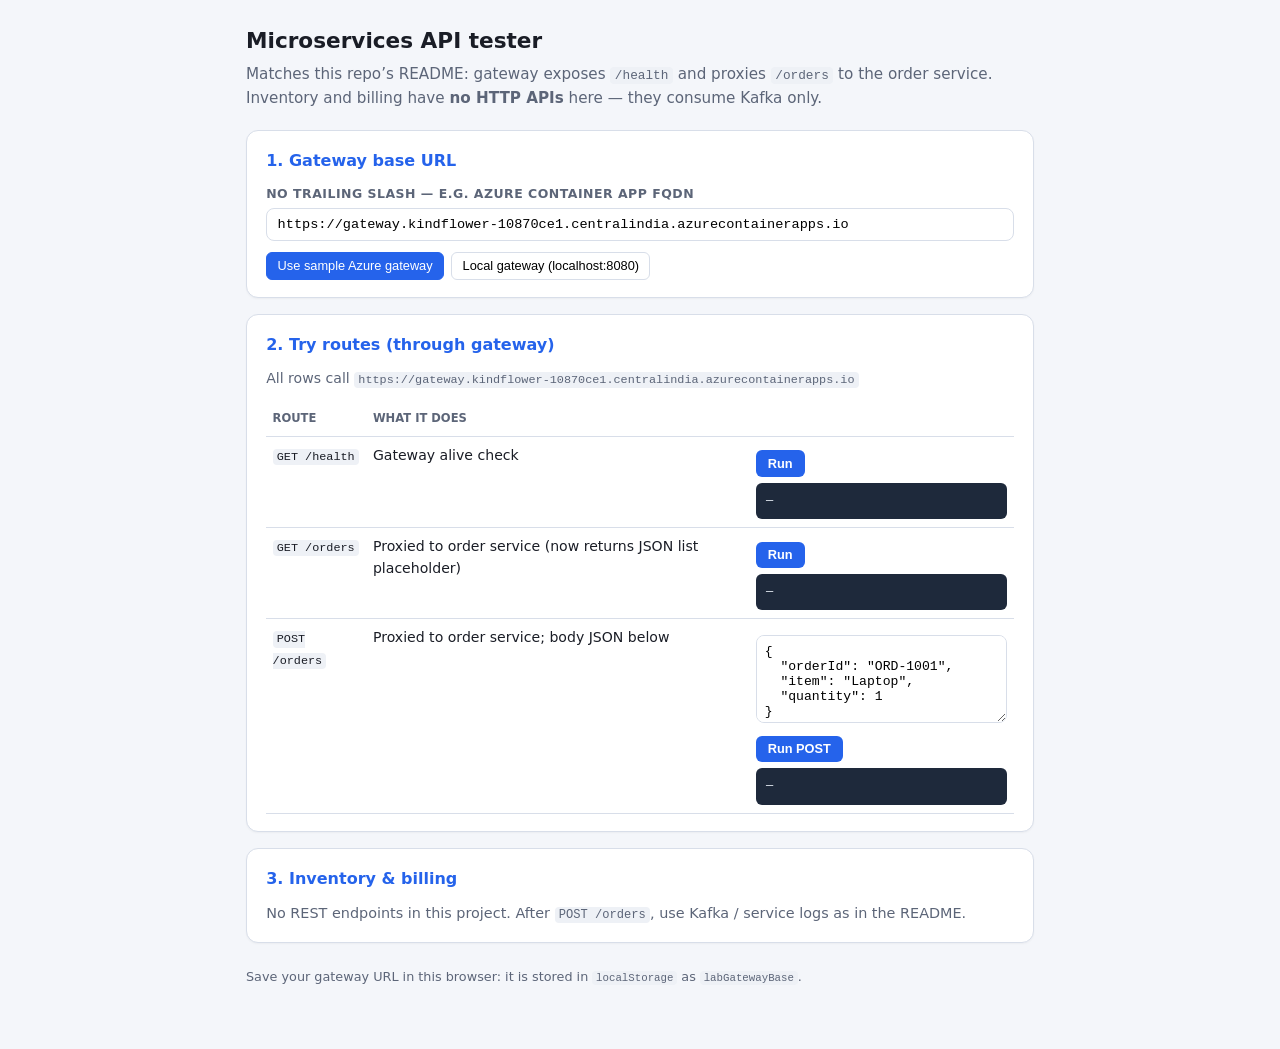
<file: frontend/index.html>
<!doctype html>
<html lang="en">
<head>
  <meta charset="utf-8">
  <meta name="viewport" content="width=device-width, initial-scale=1">
  <title>Microservices lab — API tester</title>
  <style>
    :root {
      --bg: #f4f6fa;
      --card: #fff;
      --border: #d8dee9;
      --text: #1a1d26;
      --muted: #5c6578;
      --accent: #2563eb;
      --ok: #059669;
      --bad: #dc2626;
      --warn-bg: #fff7ed;
      --warn-border: #fdba74;
      --mono: ui-monospace, Consolas, monospace;
    }
    * { box-sizing: border-box; }
    body {
      margin: 0;
      font-family: "Segoe UI", system-ui, sans-serif;
      background: var(--bg);
      color: var(--text);
      line-height: 1.55;
    }
    .wrap { max-width: 820px; margin: 0 auto; padding: 1.5rem 1rem 3rem; }
    h1 { font-size: 1.35rem; margin: 0 0 0.35rem; font-weight: 700; }
    .lead { color: var(--muted); margin: 0 0 1.25rem; font-size: 0.95rem; }
    .callout {
      background: var(--warn-bg);
      border: 1px solid var(--warn-border);
      border-radius: 10px;
      padding: 0.85rem 1rem;
      font-size: 0.88rem;
      margin-bottom: 1.25rem;
    }
    .callout strong { color: #9a3412; }
    .card {
      background: var(--card);
      border: 1px solid var(--border);
      border-radius: 12px;
      padding: 1.1rem 1.2rem;
      margin-bottom: 1rem;
      box-shadow: 0 1px 2px rgba(0,0,0,.04);
    }
    .card h2 {
      margin: 0 0 0.65rem;
      font-size: 1rem;
      font-weight: 600;
      color: var(--accent);
    }
    label {
      display: block;
      font-size: 0.78rem;
      font-weight: 600;
      text-transform: uppercase;
      letter-spacing: 0.04em;
      color: var(--muted);
      margin-bottom: 0.3rem;
    }
    input[type="url"] {
      width: 100%;
      padding: 0.5rem 0.65rem;
      border: 1px solid var(--border);
      border-radius: 8px;
      font-family: var(--mono);
      font-size: 0.85rem;
    }
    .preset-row { display: flex; flex-wrap: wrap; gap: 0.45rem; margin-top: 0.65rem; }
    .preset-row button {
      font-size: 0.8rem;
      padding: 0.35rem 0.65rem;
      border-radius: 6px;
      border: 1px solid var(--border);
      background: #fff;
      cursor: pointer;
    }
    .preset-row button.primary {
      background: var(--accent);
      color: #fff;
      border-color: var(--accent);
    }
    table { width: 100%; border-collapse: collapse; font-size: 0.88rem; }
    th, td { text-align: left; padding: 0.5rem 0.4rem; border-bottom: 1px solid var(--border); vertical-align: top; }
    th { color: var(--muted); font-weight: 600; font-size: 0.72rem; text-transform: uppercase; }
    code { font-family: var(--mono); font-size: 0.84em; background: #eef1f6; padding: 0.1em 0.35em; border-radius: 4px; }
    .btn {
      display: inline-block;
      margin-top: 0.35rem;
      padding: 0.35rem 0.75rem;
      font-size: 0.8rem;
      font-weight: 600;
      border: none;
      border-radius: 6px;
      background: var(--accent);
      color: #fff;
      cursor: pointer;
    }
    .btn:disabled { opacity: 0.45; cursor: not-allowed; }
    pre {
      margin: 0.4rem 0 0;
      padding: 0.55rem 0.65rem;
      background: #1e293b;
      color: #e2e8f0;
      border-radius: 6px;
      font-family: var(--mono);
      font-size: 0.75rem;
      white-space: pre-wrap;
      word-break: break-word;
      max-height: 140px;
      overflow: auto;
    }
    .status-ok { color: var(--ok); font-weight: 600; }
    .status-bad { color: var(--bad); font-weight: 600; }
    textarea {
      width: 100%;
      min-height: 5.5rem;
      margin-top: 0.5rem;
      padding: 0.5rem;
      border: 1px solid var(--border);
      border-radius: 8px;
      font-family: var(--mono);
      font-size: 0.82rem;
    }
    .foot { font-size: 0.8rem; color: var(--muted); margin-top: 1.5rem; }
  </style>
</head>
<body>
  <div class="wrap">
    <h1>Microservices API tester</h1>
    <p class="lead">
      Matches this repo’s README: gateway exposes <code>/health</code> and proxies <code>/orders</code> to the order service.
      Inventory and billing have <strong>no HTTP APIs</strong> here — they consume Kafka only.
    </p>

    <div class="callout" id="httpsWarn" hidden>
      <strong>HTTPS page → localhost</strong><br>
      This site is loaded over HTTPS. Browsers block calls to <code>http://localhost</code> (mixed content).
      Use the <strong>gateway URL</strong> below for all tests in Azure, after you deploy order-service and set the gateway env var
      <code>ORDER_SERVICE_BASE_URL</code> to your order app’s URL.
    </div>

    <div class="card">
      <h2>1. Gateway base URL</h2>
      <label for="gw">No trailing slash — e.g. Azure Container App FQDN</label>
      <input id="gw" type="url" autocomplete="off" placeholder="https://gateway-....azurecontainerapps.io">
      <div class="preset-row">
        <button type="button" class="primary" id="presetAzure">Use sample Azure gateway</button>
        <button type="button" id="presetLocal">Local gateway (localhost:8080)</button>
      </div>
    </div>

    <div class="card">
      <h2>2. Try routes (through gateway)</h2>
      <p style="margin:0 0 0.75rem; font-size:0.88rem; color:var(--muted);">
        All rows call <code id="gwPreview"></code>
      </p>
      <table>
        <thead>
          <tr>
            <th>Route</th>
            <th>What it does</th>
            <th></th>
          </tr>
        </thead>
        <tbody>
          <tr>
            <td><code>GET /health</code></td>
            <td>Gateway alive check</td>
            <td><button type="button" class="btn" data-m="GET" data-p="/health">Run</button><pre id="r-health">—</pre></td>
          </tr>
          <tr>
            <td><code>GET /orders</code></td>
            <td>Proxied to order service (now returns JSON list placeholder)</td>
            <td><button type="button" class="btn" data-m="GET" data-p="/orders">Run</button><pre id="r-get-orders">—</pre></td>
          </tr>
          <tr>
            <td><code>POST /orders</code></td>
            <td>Proxied to order service; body JSON below</td>
            <td>
              <textarea id="body">{
  "orderId": "ORD-1001",
  "item": "Laptop",
  "quantity": 1
}</textarea>
              <button type="button" class="btn" data-m="POST" data-p="/orders">Run POST</button>
              <pre id="r-post-orders">—</pre>
            </td>
          </tr>
        </tbody>
      </table>
    </div>

    <div class="card">
      <h2>3. Inventory &amp; billing</h2>
      <p style="margin:0; font-size:0.9rem; color:var(--muted);">
        No REST endpoints in this project. After <code>POST /orders</code>, use Kafka / service logs as in the README.
      </p>
    </div>

    <p class="foot">
      Save your gateway URL in this browser: it is stored in <code>localStorage</code> as <code>labGatewayBase</code>.
    </p>
  </div>

  <script>
    const LS = "labGatewayBase";
    const SAMPLE_AZURE_GW = "https://gateway.kindflower-10870ce1.centralindia.azurecontainerapps.io";

    const gwInput = document.getElementById("gw");
    const gwPreview = document.getElementById("gwPreview");
    const httpsWarn = document.getElementById("httpsWarn");

    function norm(u) {
      return (u || "").trim().replace(/\/+$/, "");
    }

    function updatePreview() {
      const g = norm(gwInput.value);
      gwPreview.textContent = g || "(set gateway URL above)";
    }

    function load() {
      gwInput.value = localStorage.getItem(LS) || SAMPLE_AZURE_GW;
      updatePreview();
      if (location.protocol === "https:") {
        httpsWarn.hidden = false;
      }
    }

    gwInput.addEventListener("input", () => {
      localStorage.setItem(LS, norm(gwInput.value));
      updatePreview();
    });

    document.getElementById("presetAzure").addEventListener("click", () => {
      gwInput.value = SAMPLE_AZURE_GW;
      localStorage.setItem(LS, norm(gwInput.value));
      updatePreview();
    });

    document.getElementById("presetLocal").addEventListener("click", () => {
      gwInput.value = "http://localhost:8080";
      localStorage.setItem(LS, norm(gwInput.value));
      updatePreview();
    });

    async function run(method, path, preId, body) {
      const g = norm(gwInput.value);
      const el = document.getElementById(preId);
      if (!g) {
        el.textContent = "Set gateway URL first.";
        return;
      }
      const url = g + path;
      el.textContent = "Loading…";
      try {
        const init = { method };
        if (body != null) {
          init.headers = { "Content-Type": "application/json" };
          init.body = body;
        }
        const res = await fetch(url, init);
        const text = await res.text();
        const line1 = res.ok ? "HTTP " + res.status + " OK" : "HTTP " + res.status;
        el.textContent = line1 + "\n\n" + text;
      } catch (e) {
        el.textContent = "Error: " + e.message;
      }
    }

    document.querySelectorAll(".btn[data-m]").forEach((b) => {
      b.addEventListener("click", () => {
        const m = b.getAttribute("data-m");
        const p = b.getAttribute("data-p");
        let pre = "r-health";
        if (p === "/orders" && m === "GET") pre = "r-get-orders";
        if (p === "/orders" && m === "POST") pre = "r-post-orders";
        const body = m === "POST" ? document.getElementById("body").value : null;
        run(m, p, pre, body);
      });
    });

    load();
  </script>
</body>
</html>
</file>
